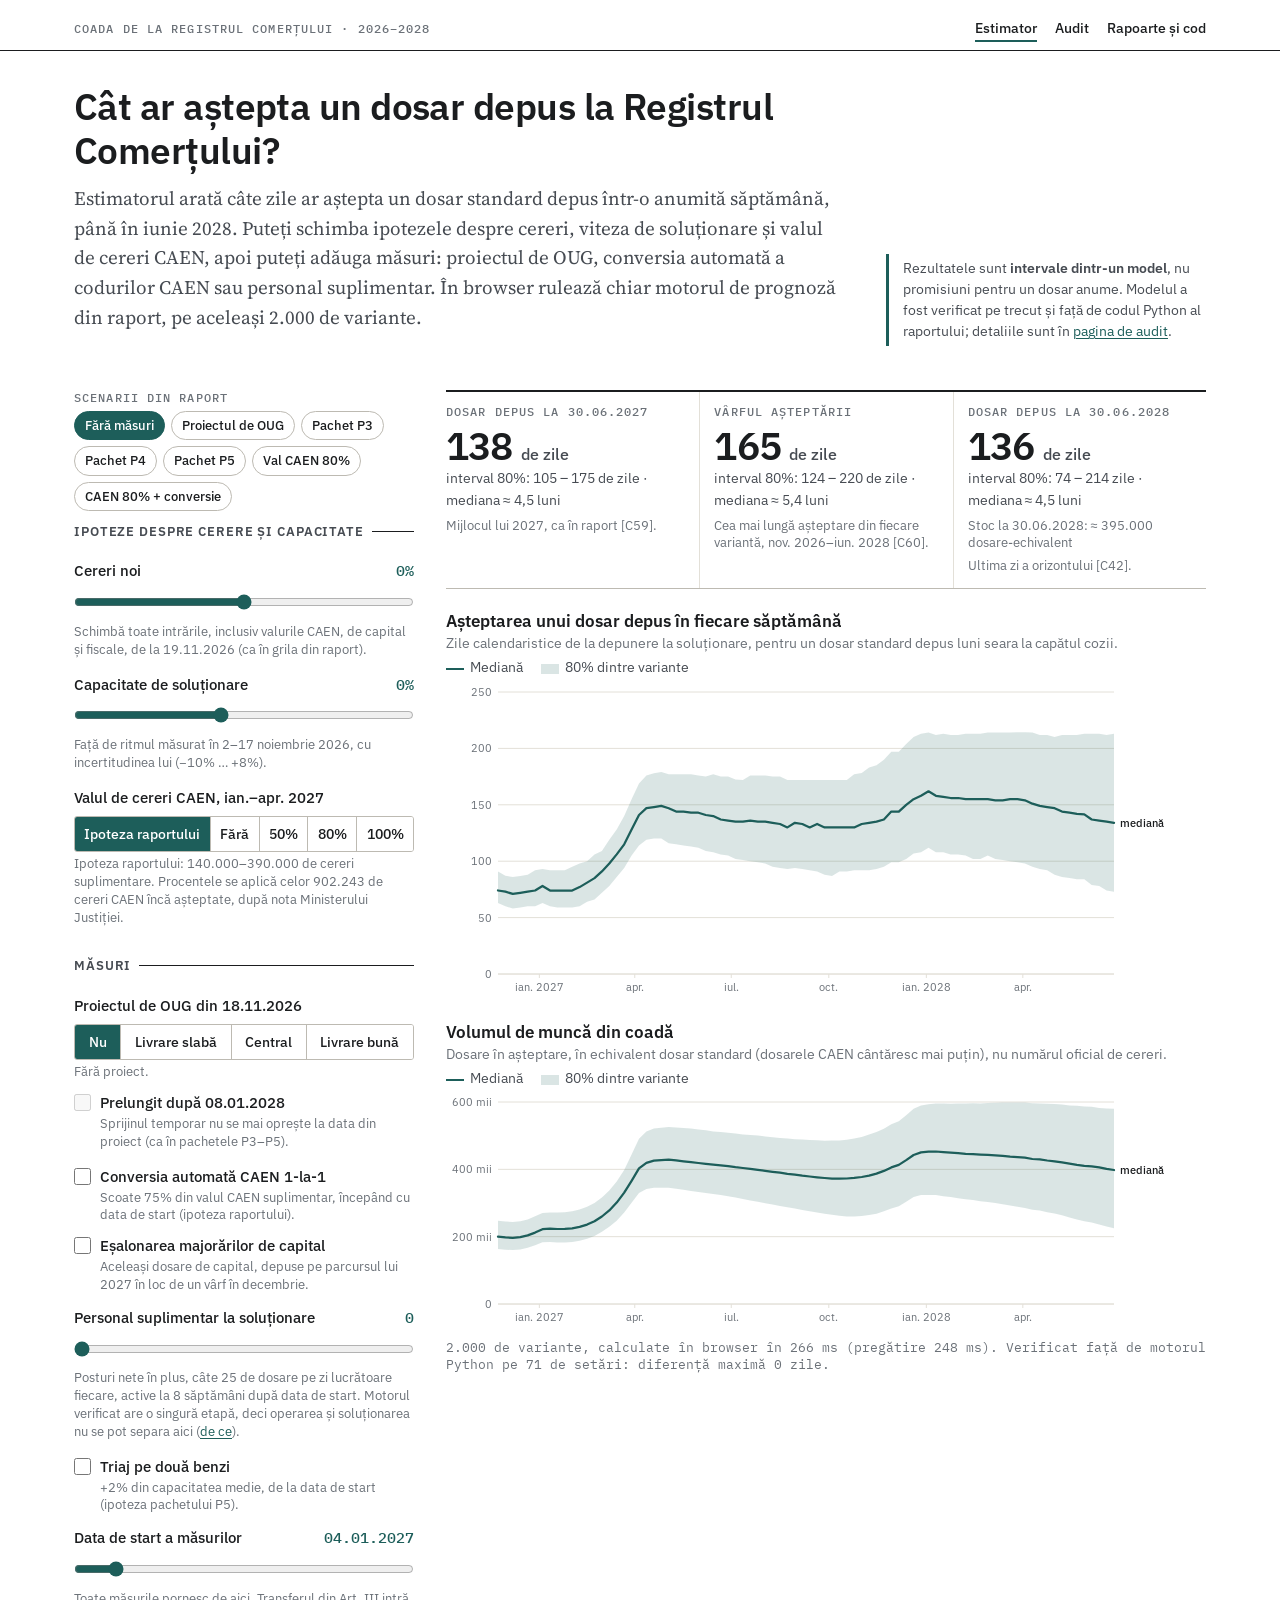
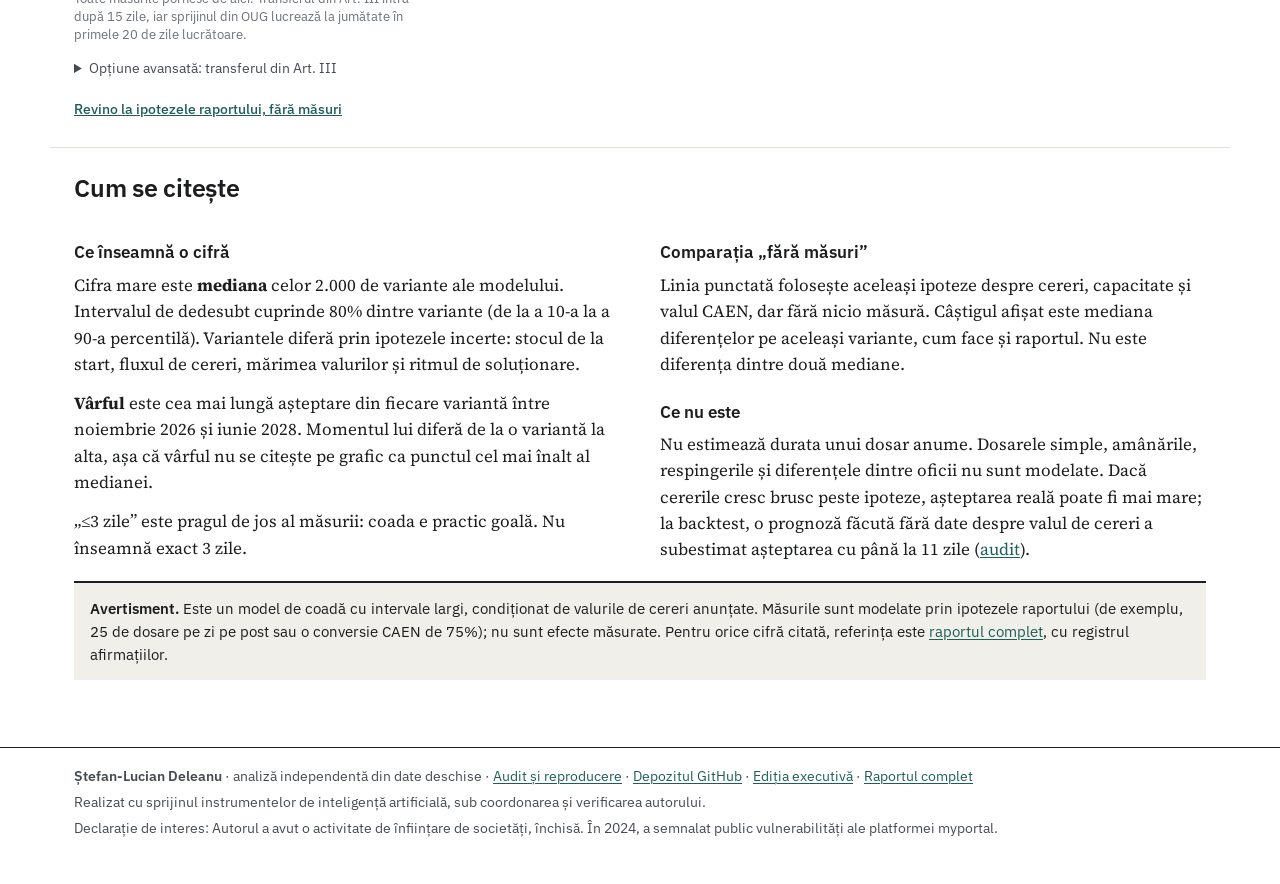
<file: index.html>
<!doctype html>
<html lang="ro">
<head>
<meta charset="utf-8">
<meta name="viewport" content="width=device-width, initial-scale=1">
<title>Estimator: așteptarea la Registrul Comerțului</title>
<meta name="description" content="Cât ar aștepta un dosar depus la Registrul Comerțului (ONRC) până în iunie 2028, în funcție de cereri, capacitate, valul CAEN și măsuri. Rulează în browser motorul de prognoză verificat al raportului.">
<link rel="stylesheet" href="css/site.css">
<link rel="icon" href="data:image/svg+xml,%3Csvg xmlns='http://www.w3.org/2000/svg' viewBox='0 0 16 16'%3E%3Crect width='16' height='16' fill='%231d5e5a'/%3E%3Cpath d='M3 12h10M3 9h7M3 6h4' stroke='%23fff' stroke-width='1.6'/%3E%3C/svg%3E">
</head>
<body>
<header class="top">
  <div class="wrap bar">
    <span class="kicker">Coada de la Registrul Comerțului · 2026–2028</span>
    <nav><a href="index.html" aria-current="page">Estimator</a><a href="audit.html">Audit</a><a href="https://github.com/Stefatorus/onrc-analiza-big-data-amanari">Rapoarte și cod</a></nav>
  </div>
</header>

<main>
<div class="wrap hero">
  <div>
    <h1>Cât ar aștepta un dosar depus la Registrul Comerțului?</h1>
    <p class="lede">Estimatorul arată câte zile ar aștepta un dosar standard depus într-o anumită săptămână, până în iunie 2028. Puteți schimba ipotezele despre cereri, viteza de soluționare și valul de cereri CAEN, apoi puteți adăuga măsuri: proiectul de OUG, conversia automată a codurilor CAEN sau personal suplimentar. În browser rulează chiar motorul de prognoză din raport, pe aceleași 2.000 de variante.</p>
  </div>
  <aside>Rezultatele sunt <strong>intervale dintr-un model</strong>, nu promisiuni pentru un dosar anume. Modelul a fost verificat pe trecut și față de codul Python al raportului; detaliile sunt în <a href="audit.html">pagina de audit</a>.</aside>
</div>

<section class="wrap" id="estimator" aria-label="Estimator">
  <div class="est">
    <form class="panel" id="controls" onsubmit="return false">
      <div class="kicker" style="margin-bottom:6px">Scenarii din raport</div>
      <div class="presets" id="presets"></div>

      <fieldset>
        <legend>Ipoteze despre cerere și capacitate</legend>
        <div class="ctl">
          <label class="lab" for="in_pct">Cereri noi <span class="val" id="in_pct_v"></span></label>
          <input type="range" id="in_pct" min="-30" max="30" step="1" value="0">
          <div class="hint">Schimbă toate intrările, inclusiv valurile CAEN, de capital și fiscale, de la 19.11.2026 (ca în grila din raport).</div>
        </div>
        <div class="ctl">
          <label class="lab" for="cap_pct">Capacitate de soluționare <span class="val" id="cap_pct_v"></span></label>
          <input type="range" id="cap_pct" min="-30" max="40" step="1" value="0">
          <div class="hint">Față de ritmul măsurat în 2–17 noiembrie 2026, cu incertitudinea lui (−10% … +8%).</div>
        </div>
        <div class="ctl">
          <span class="lab">Valul de cereri CAEN, ian.–apr. 2027</span>
          <div class="seg" id="caen" role="group" aria-label="Valul CAEN">
            <button type="button" data-v="motor">Ipoteza raportului</button>
            <button type="button" data-v="0">Fără</button>
            <button type="button" data-v="0.5">50%</button>
            <button type="button" data-v="0.8">80%</button>
            <button type="button" data-v="1">100%</button>
          </div>
          <div class="hint" id="caen_hint">Ipoteza raportului: 140.000–390.000 de cereri suplimentare. Procentele se aplică celor 902.243 de cereri CAEN încă așteptate, după nota Ministerului Justiției.</div>
        </div>
      </fieldset>

      <fieldset>
        <legend>Măsuri</legend>
        <div class="ctl">
          <span class="lab">Proiectul de OUG din 18.11.2026</span>
          <div class="seg" id="oug" role="group" aria-label="Proiectul de OUG">
            <button type="button" data-v="none">Nu</button>
            <button type="button" data-v="redus">Livrare slabă</button>
            <button type="button" data-v="central">Central</button>
            <button type="button" data-v="ridicat">Livrare bună</button>
          </div>
          <div class="hint" id="oug_hint"></div>
          <label class="chk"><input type="checkbox" id="oug_extended"><span>Prelungit după 08.01.2028<small>Sprijinul temporar nu se mai oprește la data din proiect (ca în pachetele P3–P5).</small></span></label>
        </div>
        <label class="chk"><input type="checkbox" id="caen_auto"><span>Conversia automată CAEN 1-la-1<small>Scoate 75% din valul CAEN suplimentar, începând cu data de start (ipoteza raportului).</small></span></label>
        <label class="chk"><input type="checkbox" id="stagger"><span>Eșalonarea majorărilor de capital<small>Aceleași dosare de capital, depuse pe parcursul lui 2027 în loc de un vârf în decembrie.</small></span></label>
        <div class="ctl">
          <label class="lab" for="staff_fte">Personal suplimentar la soluționare <span class="val" id="staff_fte_v"></span></label>
          <input type="range" id="staff_fte" min="0" max="120" step="5" value="0">
          <div class="hint">Posturi nete în plus, câte 25 de dosare pe zi lucrătoare fiecare, active la 8 săptămâni după data de start. Motorul verificat are o singură etapă, deci operarea și soluționarea nu se pot separa aici (<a href="audit.html#etape">de ce</a>).</div>
        </div>
        <label class="chk"><input type="checkbox" id="triage"><span>Triaj pe două benzi<small>+2% din capacitatea medie, de la data de start (ipoteza pachetului P5).</small></span></label>
        <div class="ctl">
          <label class="lab" for="start">Data de start a măsurilor <span class="val" id="start_v"></span></label>
          <input type="range" id="start" min="0" max="57" step="1" value="6">
          <div class="hint">Toate măsurile pornesc de aici. Transferul din Art. III intră după 15 zile, iar sprijinul din OUG lucrează la jumătate în primele 20 de zile lucrătoare.</div>
        </div>
        <details class="adv">
          <summary>Opțiune avansată: transferul din Art. III</summary>
          <select id="art3" aria-label="Transfer Art. III">
            <option value="">Implicit pentru varianta de OUG aleasă</option>
            <option value="0">0%</option>
            <option value="0.25">25% din munca de dizolvare ANAF</option>
            <option value="0.3">30% (pachetele P3–P5)</option>
            <option value="0.5">50%</option>
          </select>
        </details>
      </fieldset>
      <button type="button" id="reset" class="linkbtn">Revino la ipotezele raportului, fără măsuri</button>
    </form>

    <div id="results" aria-live="polite">
      <div class="tiles" id="tiles"></div>
      <div id="warn"></div>
      <div class="chart" id="chart_wait">
        <h3>Așteptarea unui dosar depus în fiecare săptămână</h3>
        <div class="sub">Zile calendaristice de la depunere la soluționare, pentru un dosar standard depus luni seara la capătul cozii.</div>
        <div class="legend" id="legend_wait"></div>
        <svg id="svg_wait" viewBox="0 0 760 330" role="img" aria-label="Grafic: așteptarea pe săptămâni"></svg>
        <div class="tip" id="tip_wait"></div>
      </div>
      <div class="chart" id="chart_stock">
        <h3>Volumul de muncă din coadă</h3>
        <div class="sub">Dosare în așteptare, în echivalent dosar standard (dosarele CAEN cântăresc mai puțin), nu numărul oficial de cereri.</div>
        <div class="legend" id="legend_stock"></div>
        <svg id="svg_stock" viewBox="0 0 760 250" role="img" aria-label="Grafic: stocul de dosare"></svg>
        <div class="tip" id="tip_stock"></div>
      </div>
      <div class="status" id="status">Se încarcă motorul…</div>
    </div>
  </div>
</section>

<section class="wrap" id="citire">
  <h2>Cum se citește</h2>
  <div class="cols">
    <div>
      <h3>Ce înseamnă o cifră</h3>
      <p>Cifra mare este <strong>mediana</strong> celor 2.000 de variante ale modelului. Intervalul de dedesubt cuprinde 80% dintre variante (de la a 10-a la a 90-a percentilă). Variantele diferă prin ipotezele incerte: stocul de la start, fluxul de cereri, mărimea valurilor și ritmul de soluționare.</p>
      <p><strong>Vârful</strong> este cea mai lungă așteptare din fiecare variantă între noiembrie 2026 și iunie 2028. Momentul lui diferă de la o variantă la alta, așa că vârful nu se citește pe grafic ca punctul cel mai înalt al medianei.</p>
      <p>„≤3 zile” este pragul de jos al măsurii: coada e practic goală. Nu înseamnă exact 3 zile.</p>
    </div>
    <div>
      <h3>Comparația „fără măsuri”</h3>
      <p>Linia punctată folosește aceleași ipoteze despre cereri, capacitate și valul CAEN, dar fără nicio măsură. Câștigul afișat este mediana diferențelor pe aceleași variante, cum face și raportul. Nu este diferența dintre două mediane.</p>
      <h3>Ce nu este</h3>
      <p>Nu estimează durata unui dosar anume. Dosarele simple, amânările, respingerile și diferențele dintre oficii nu sunt modelate. Dacă cererile cresc brusc peste ipoteze, așteptarea reală poate fi mai mare; la backtest, o prognoză făcută fără date despre valul de cereri a subestimat așteptarea cu până la 11 zile (<a href="audit.html#backtest">audit</a>).</p>
    </div>
  </div>
  <p class="box" style="margin-top:18px"><strong>Avertisment.</strong> Este un model de coadă cu intervale largi, condiționat de valurile de cereri anunțate. Măsurile sunt modelate prin ipotezele raportului (de exemplu, 25 de dosare pe zi pe post sau o conversie CAEN de 75%); nu sunt efecte măsurate. Pentru orice cifră citată, referința este <a href="https://github.com/Stefatorus/onrc-analiza-big-data-amanari/blob/main/reports/actuale/Raport_ONRC_Coada_2026-11_COMPLET.pdf">raportul complet</a>, cu registrul afirmațiilor.</p>
</section>
</main>

<div id="mini" aria-hidden="true"></div>
<footer>
  <div class="wrap">
    <p><strong>Ștefan-Lucian Deleanu</strong> · analiză independentă din date deschise · <a href="audit.html">Audit și reproducere</a> · <a href="https://github.com/Stefatorus/onrc-analiza-big-data-amanari">Depozitul GitHub</a> · <a href="https://github.com/Stefatorus/onrc-analiza-big-data-amanari/blob/main/reports/actuale/Raport_ONRC_Coada_2026-11_EXECUTIV.pdf">Ediția executivă</a> · <a href="https://github.com/Stefatorus/onrc-analiza-big-data-amanari/blob/main/reports/actuale/Raport_ONRC_Coada_2026-11_COMPLET.pdf">Raportul complet</a></p>
    <p>Realizat cu sprijinul instrumentelor de inteligență artificială, sub coordonarea și verificarea autorului.</p>
    <p>Declarație de interes: Autorul a avut o activitate de înființare de societăți, închisă. În 2024, a semnalat public vulnerabilități ale platformei myportal.</p>
  </div>
</footer>

<script src="data/engine_inputs.js"></script>
<script src="data/verify_summary.js"></script>
<script src="js/engine.js"></script>
<script src="js/charts.js"></script>
<script src="js/app.js"></script>
</body>
</html>
</file>
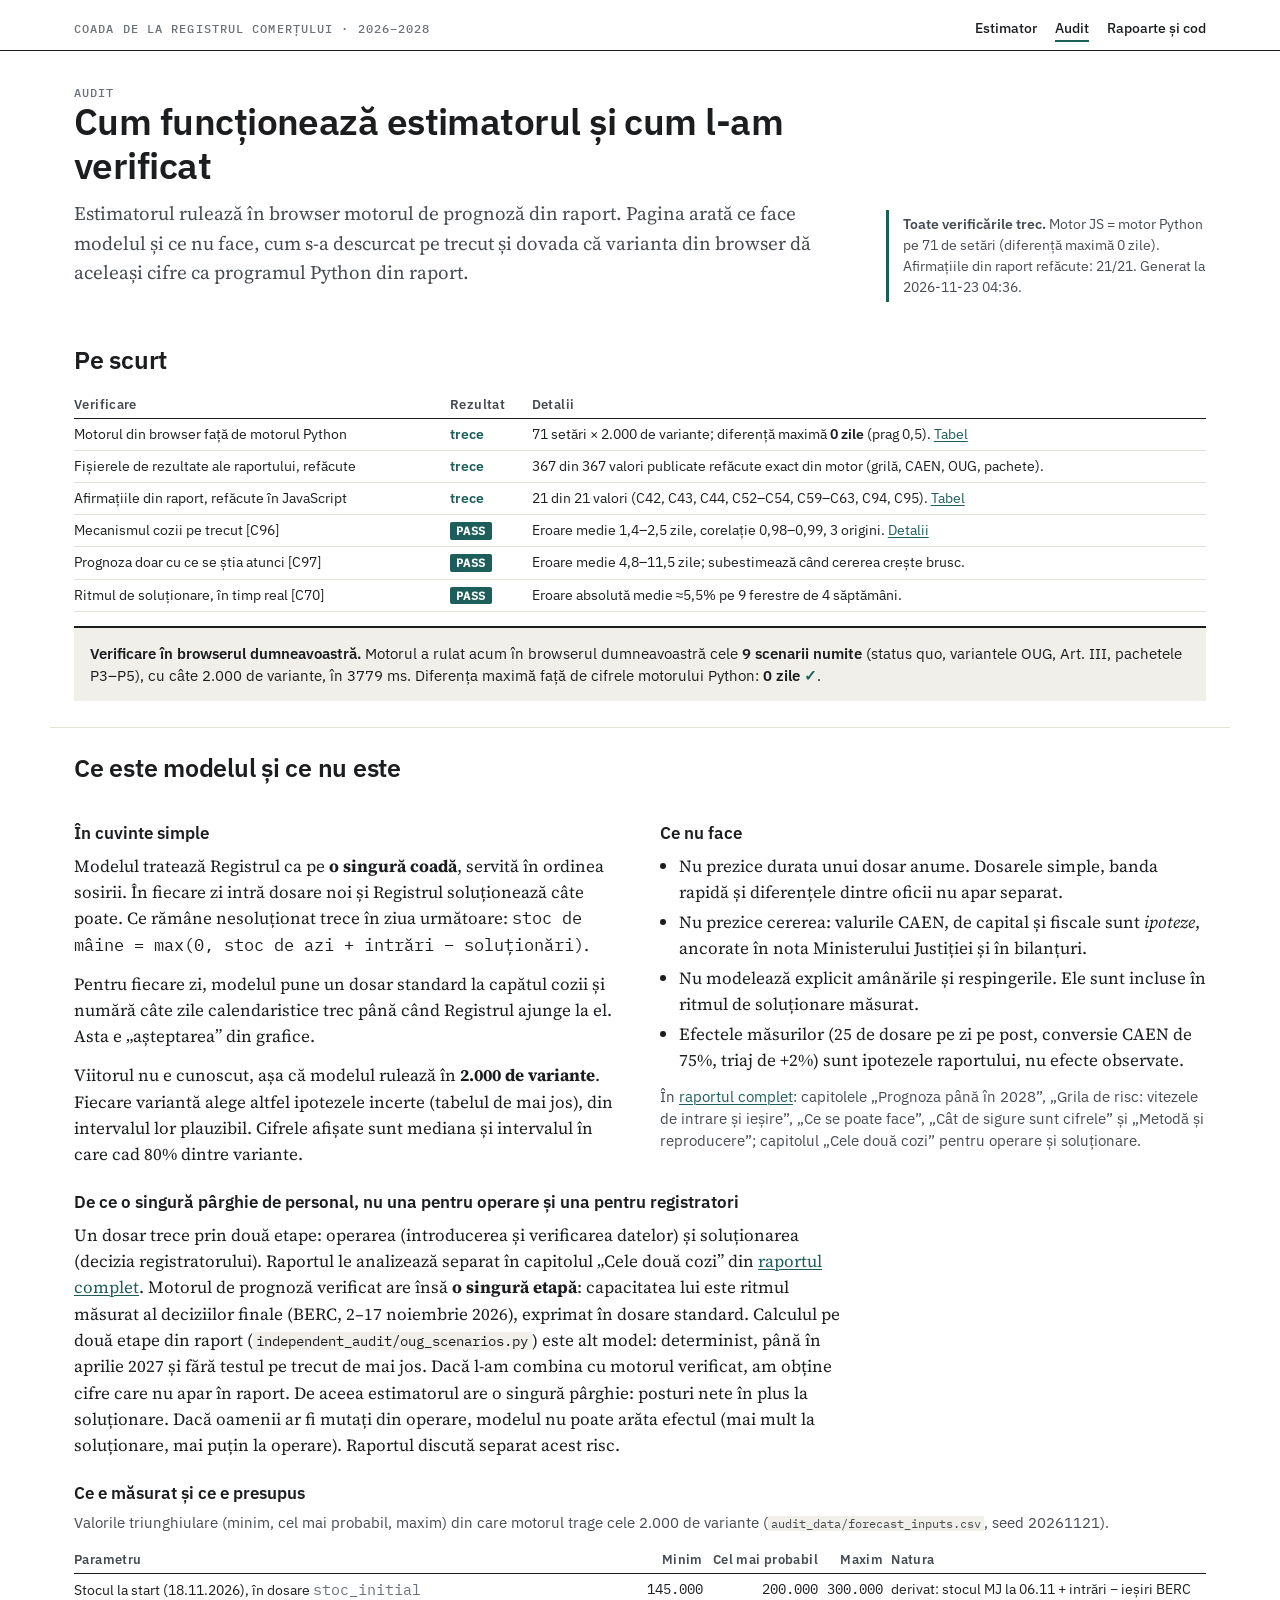
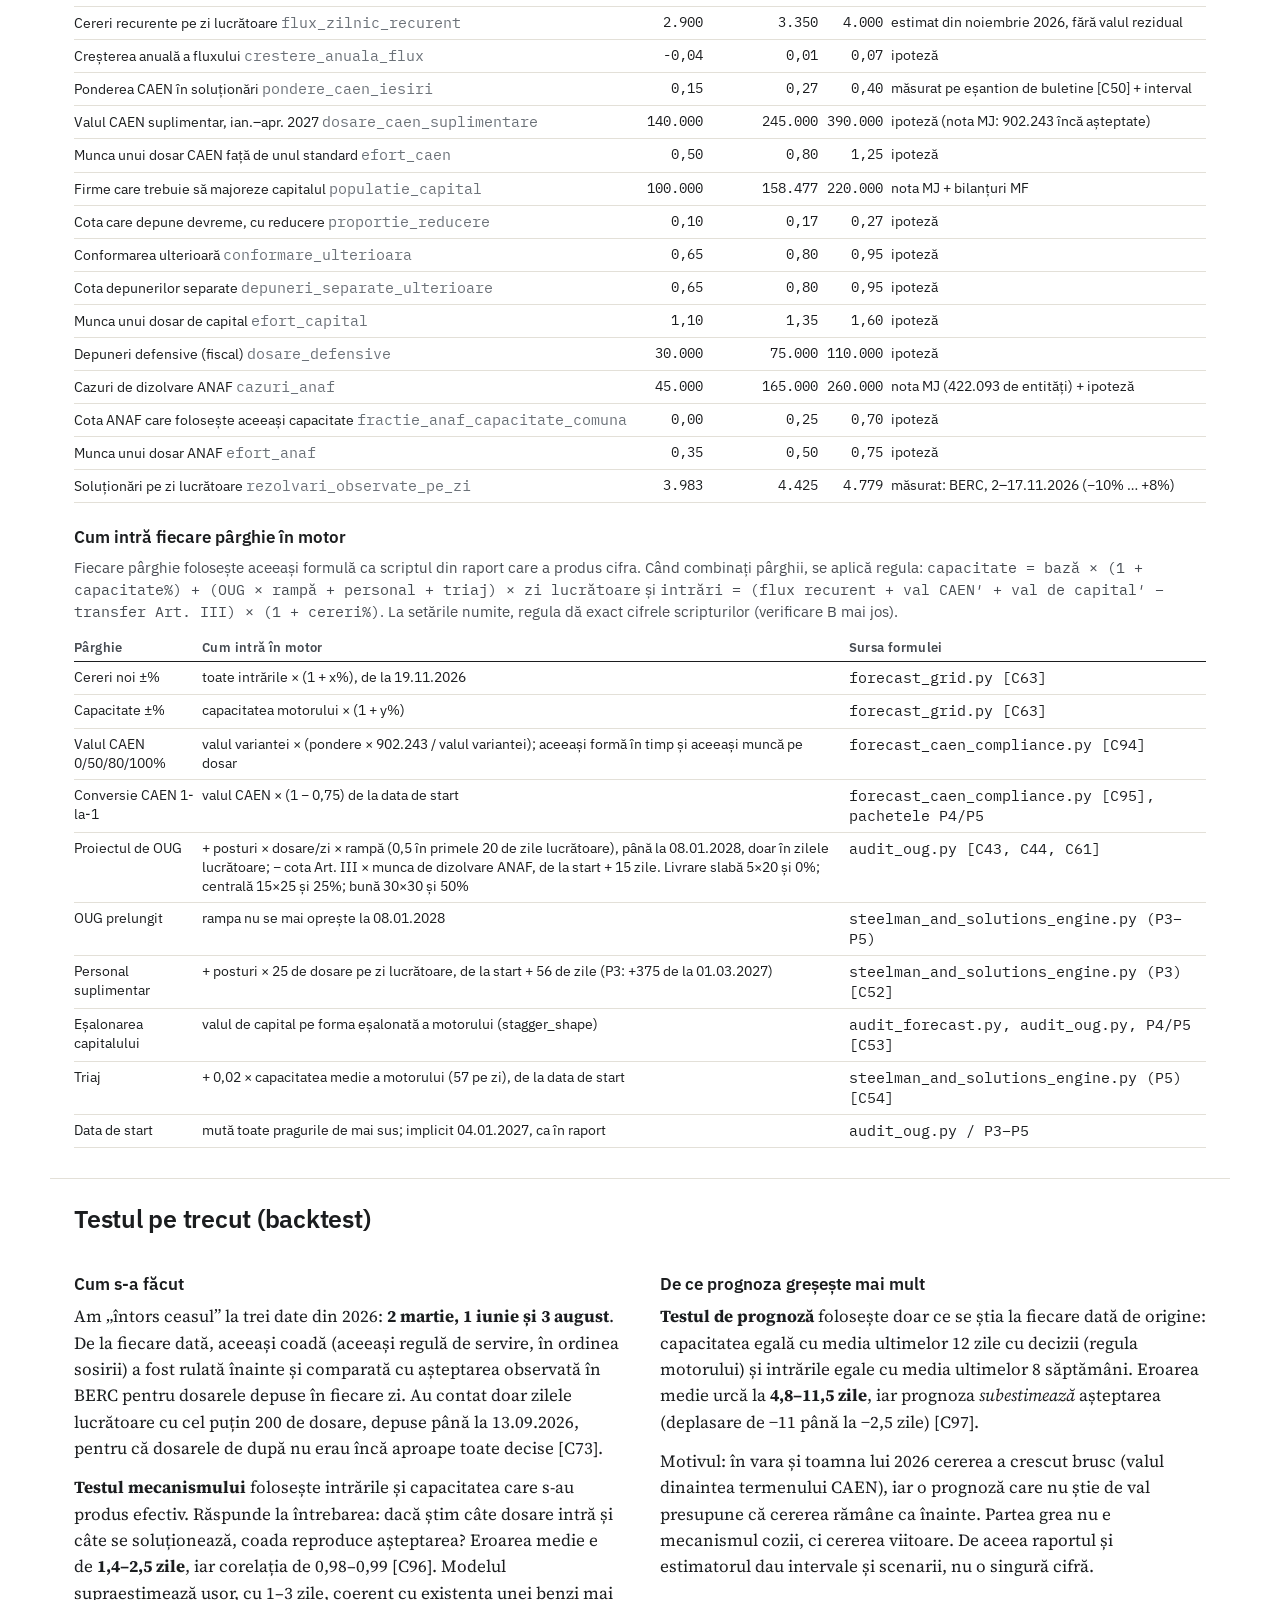
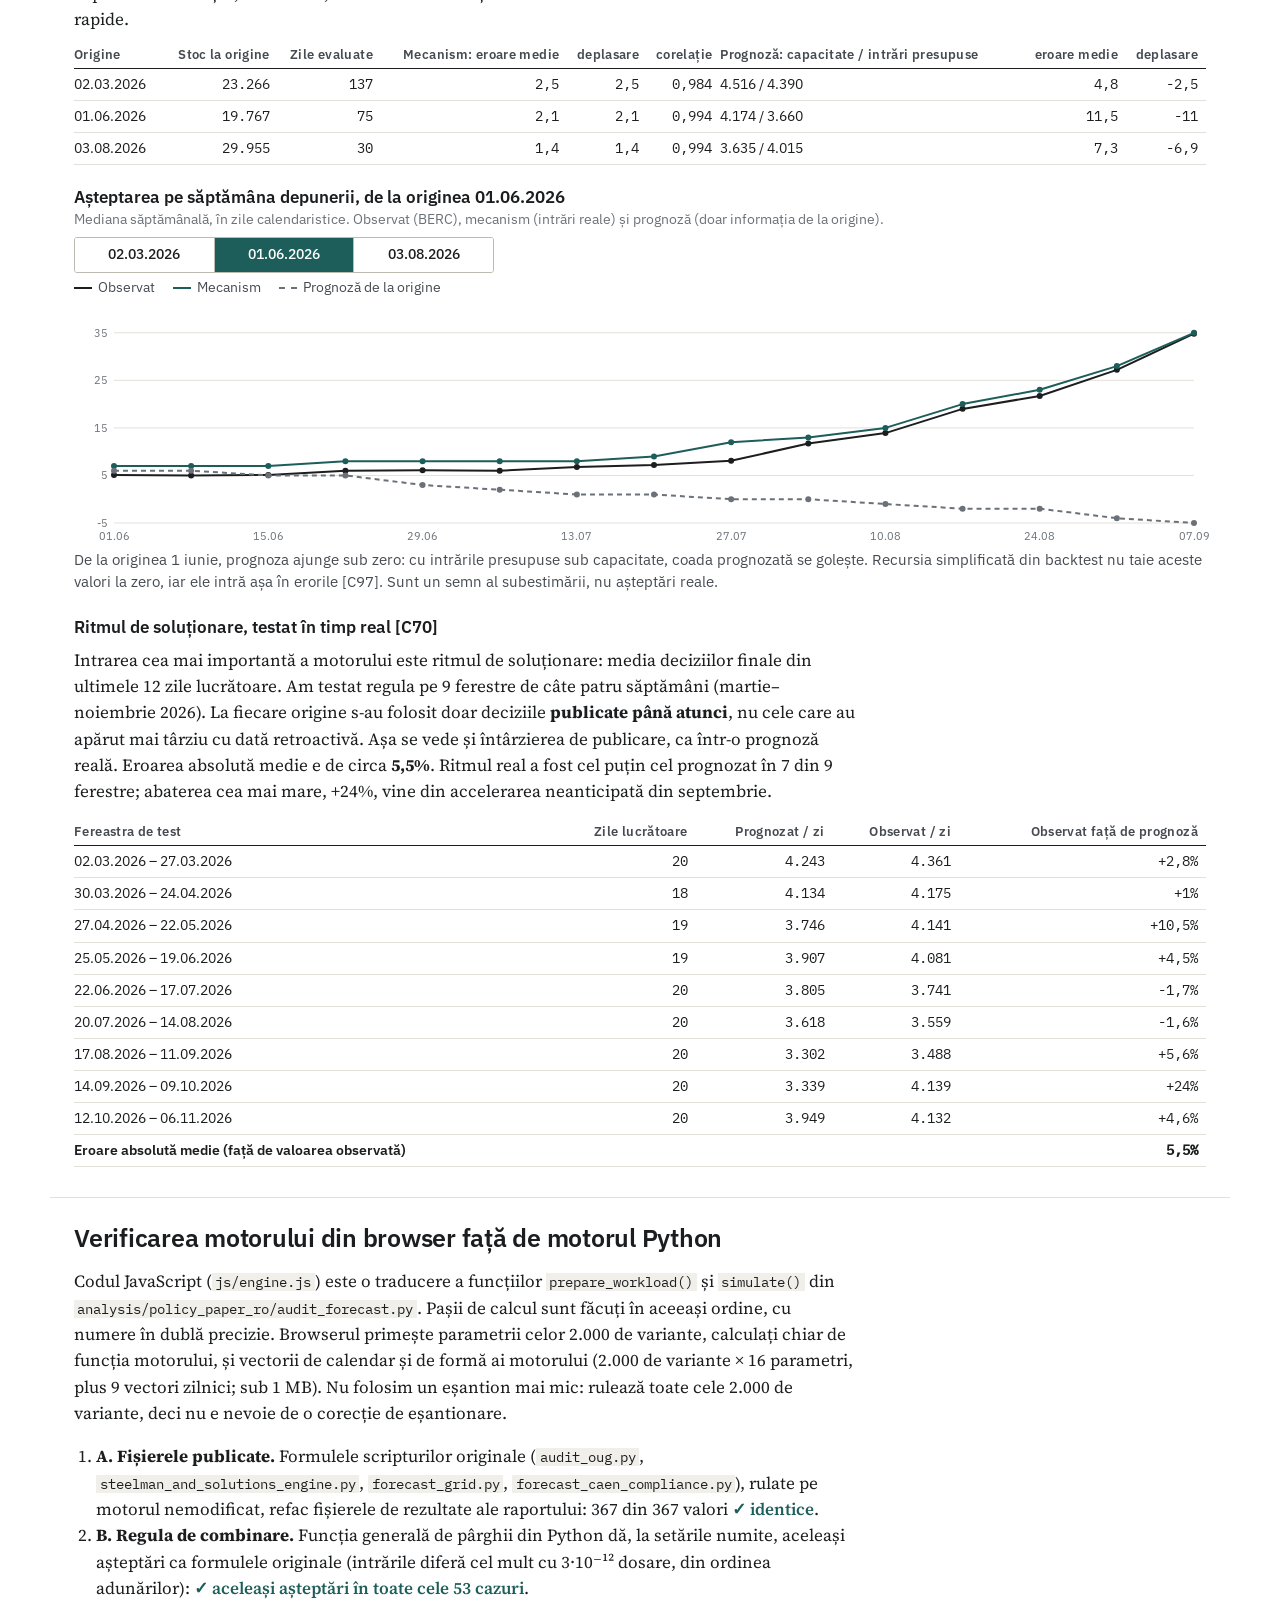
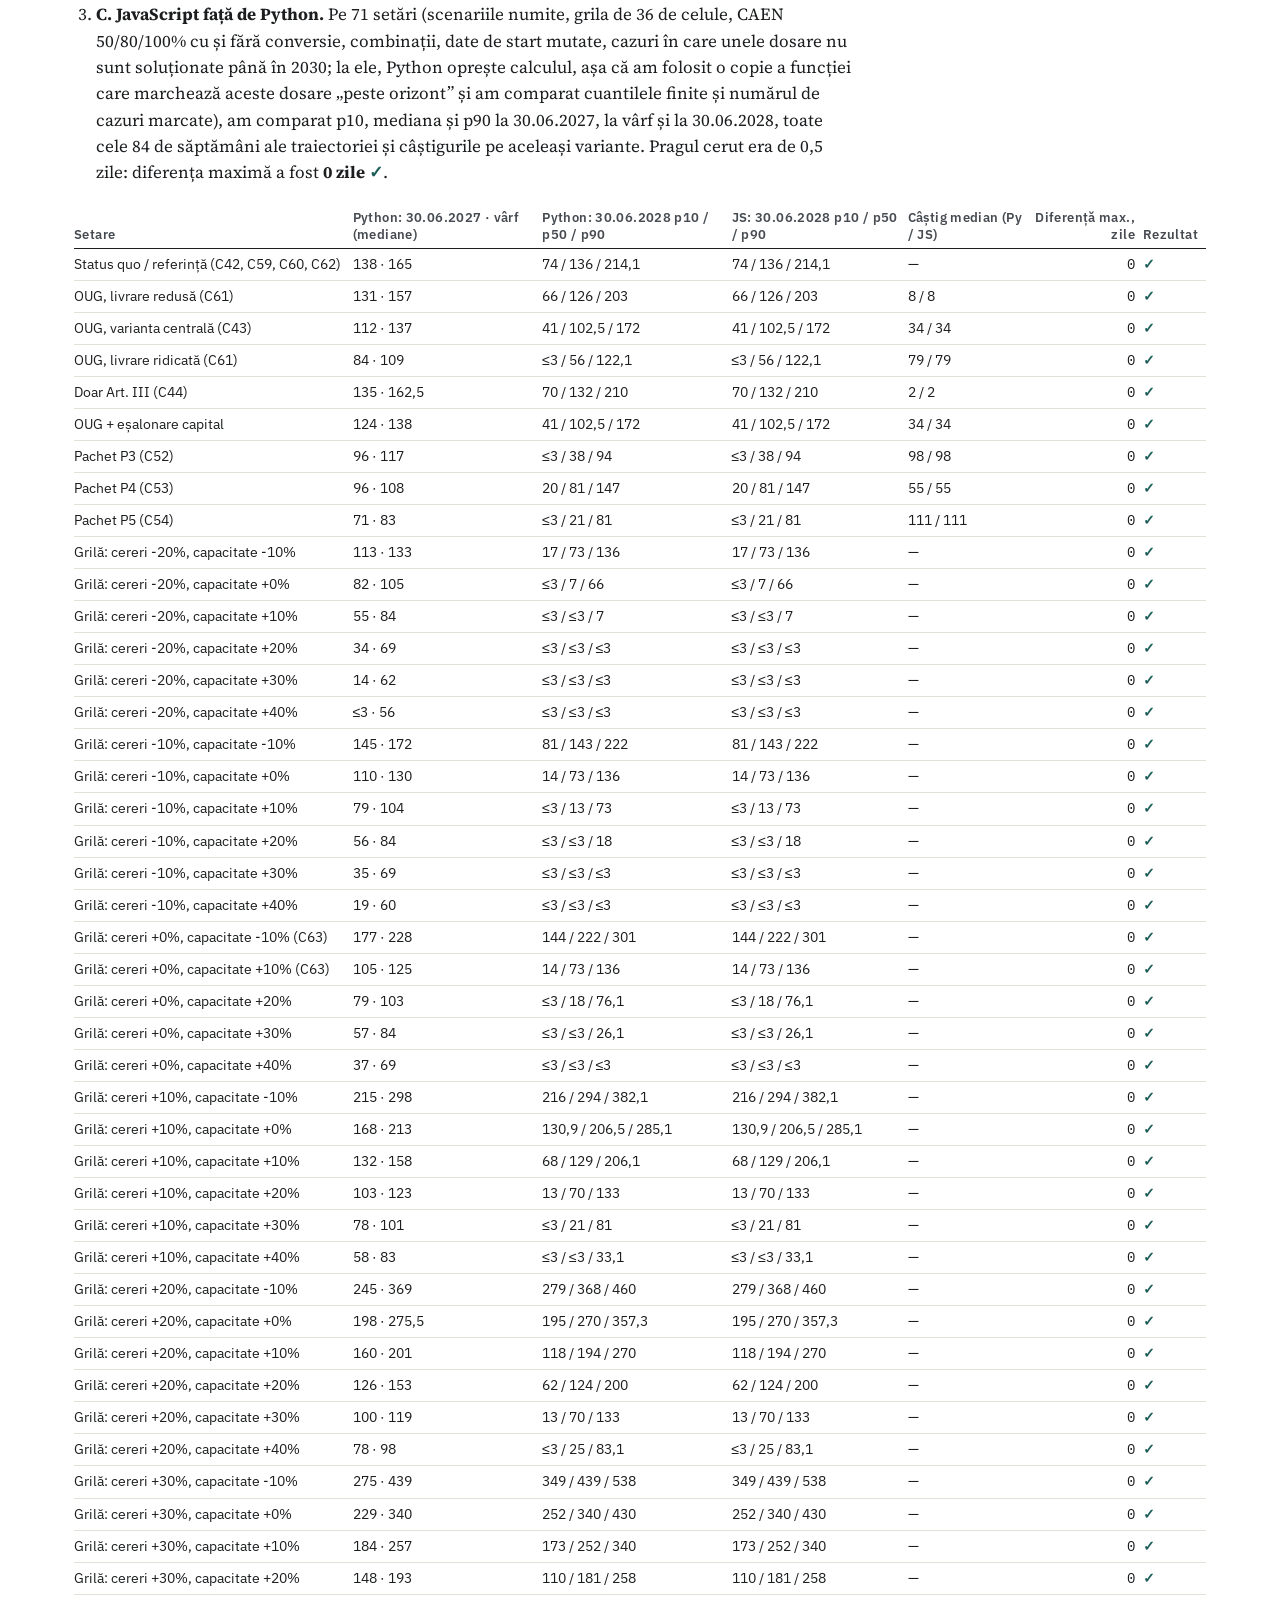
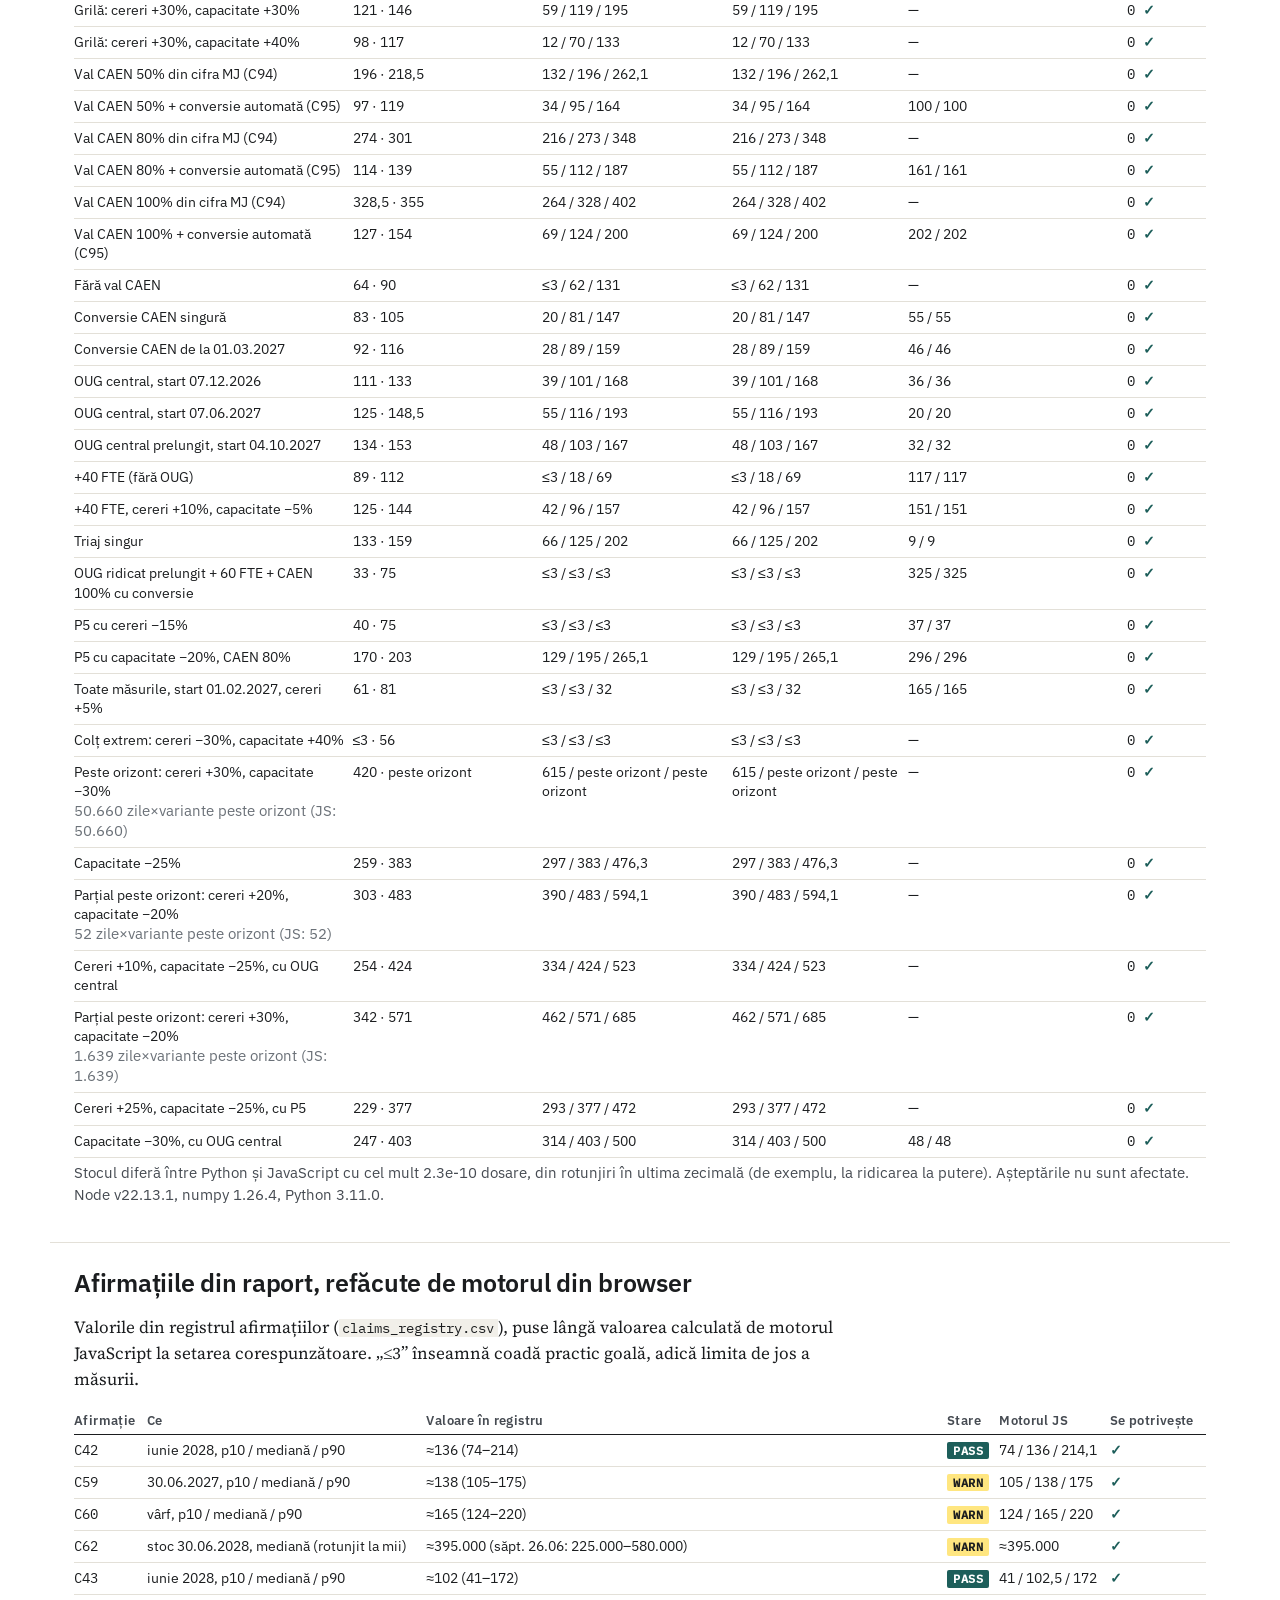
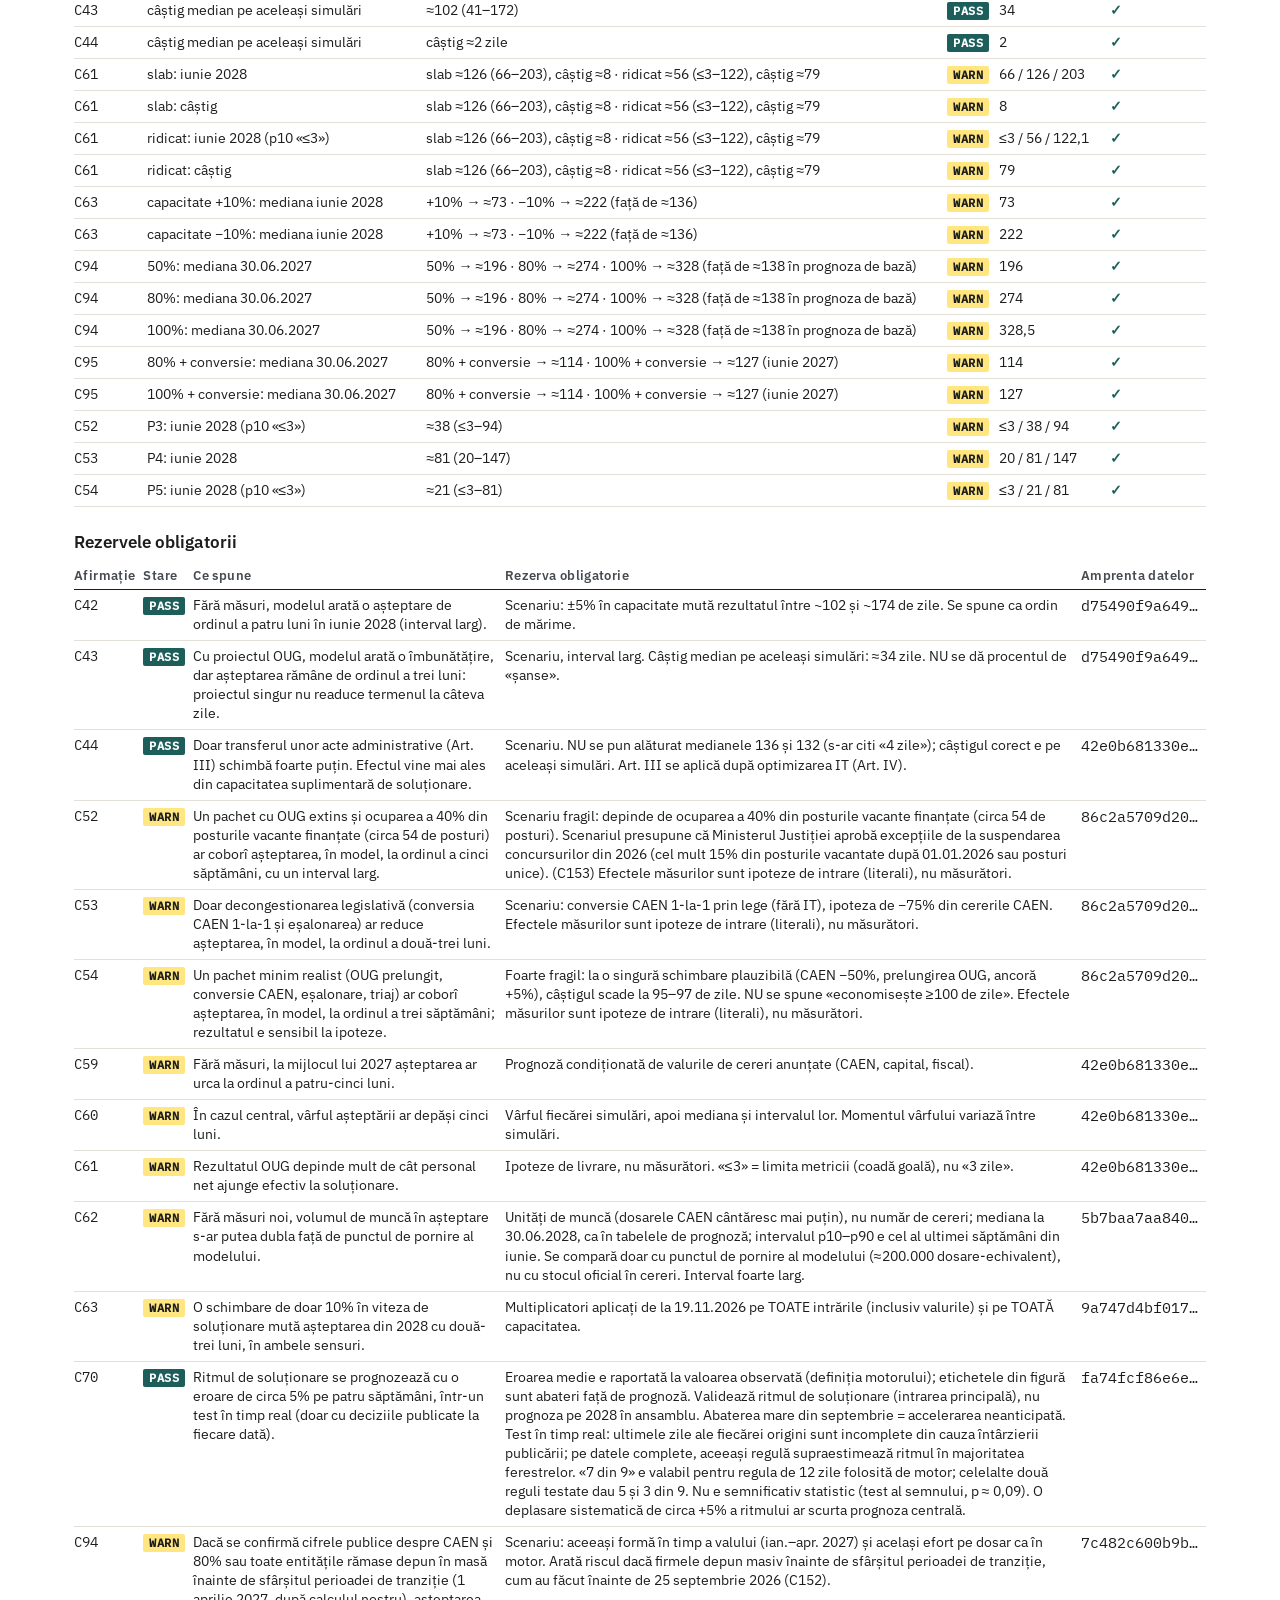
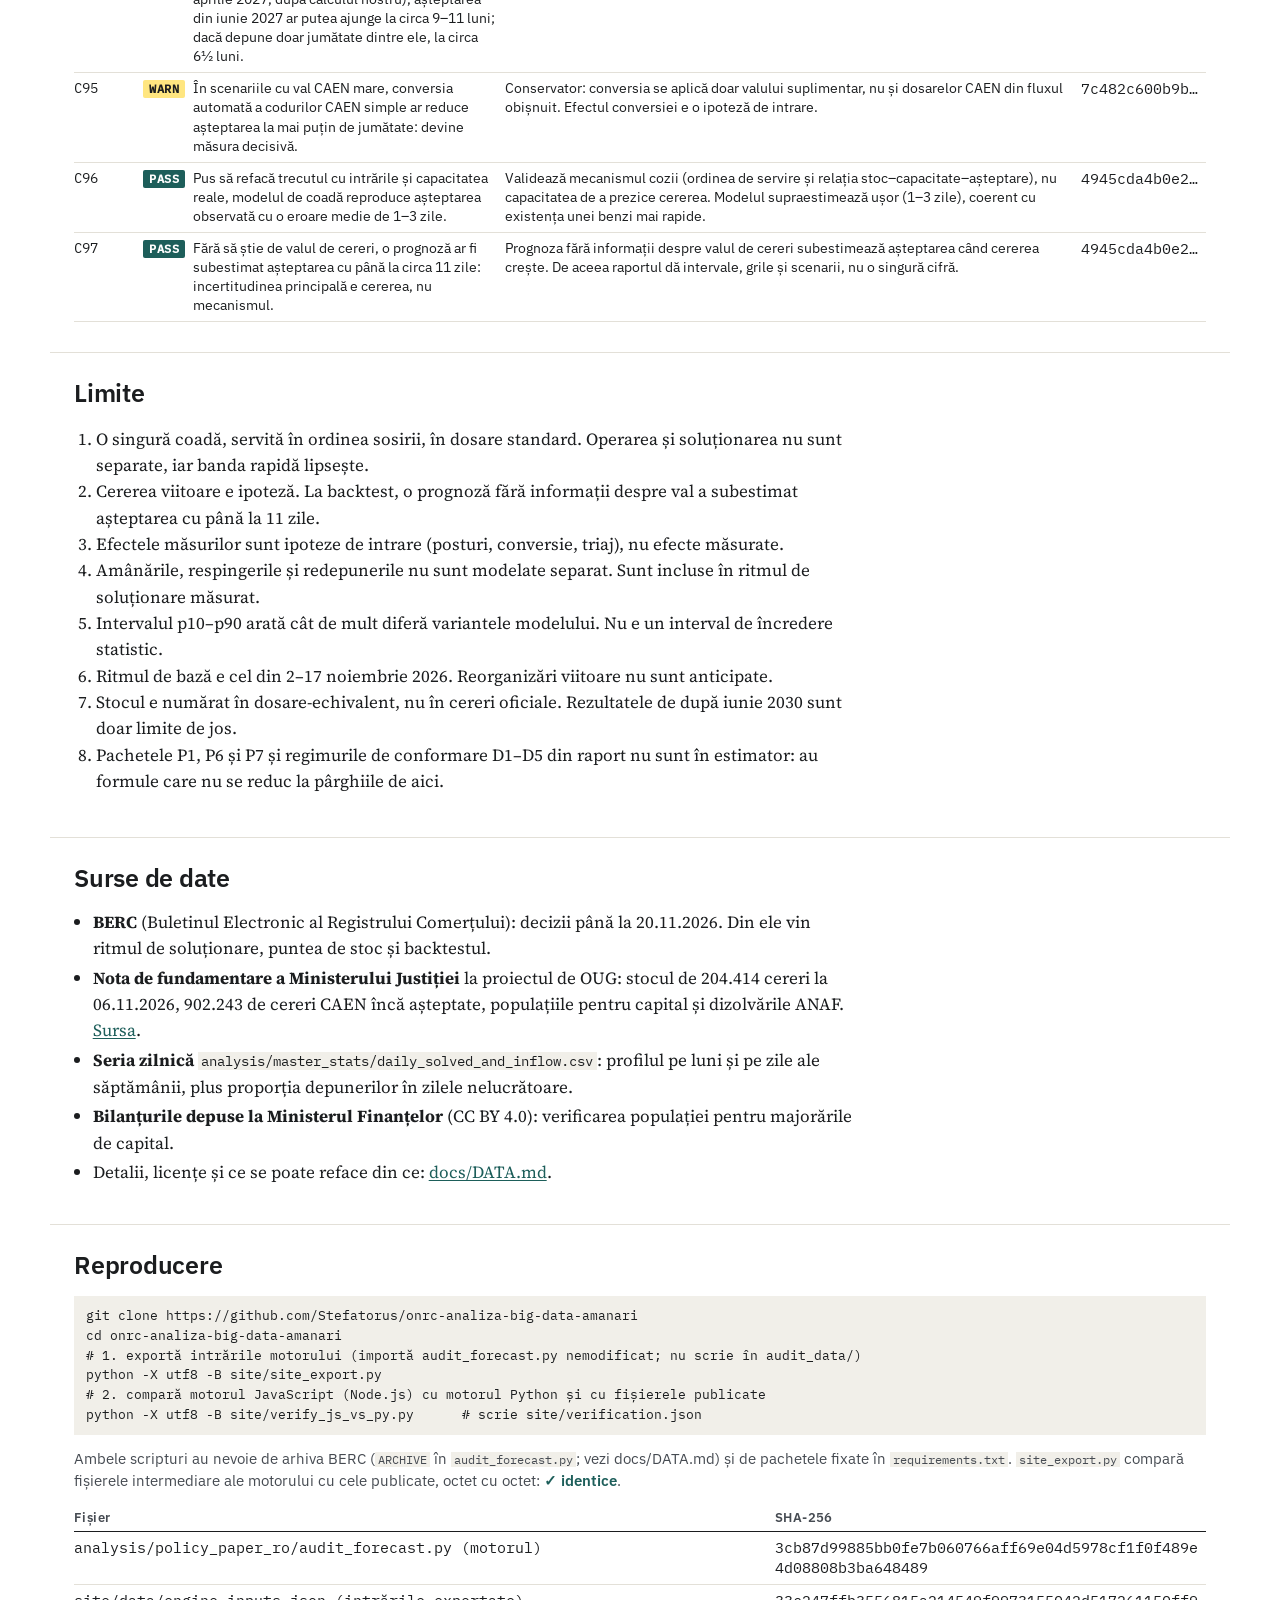
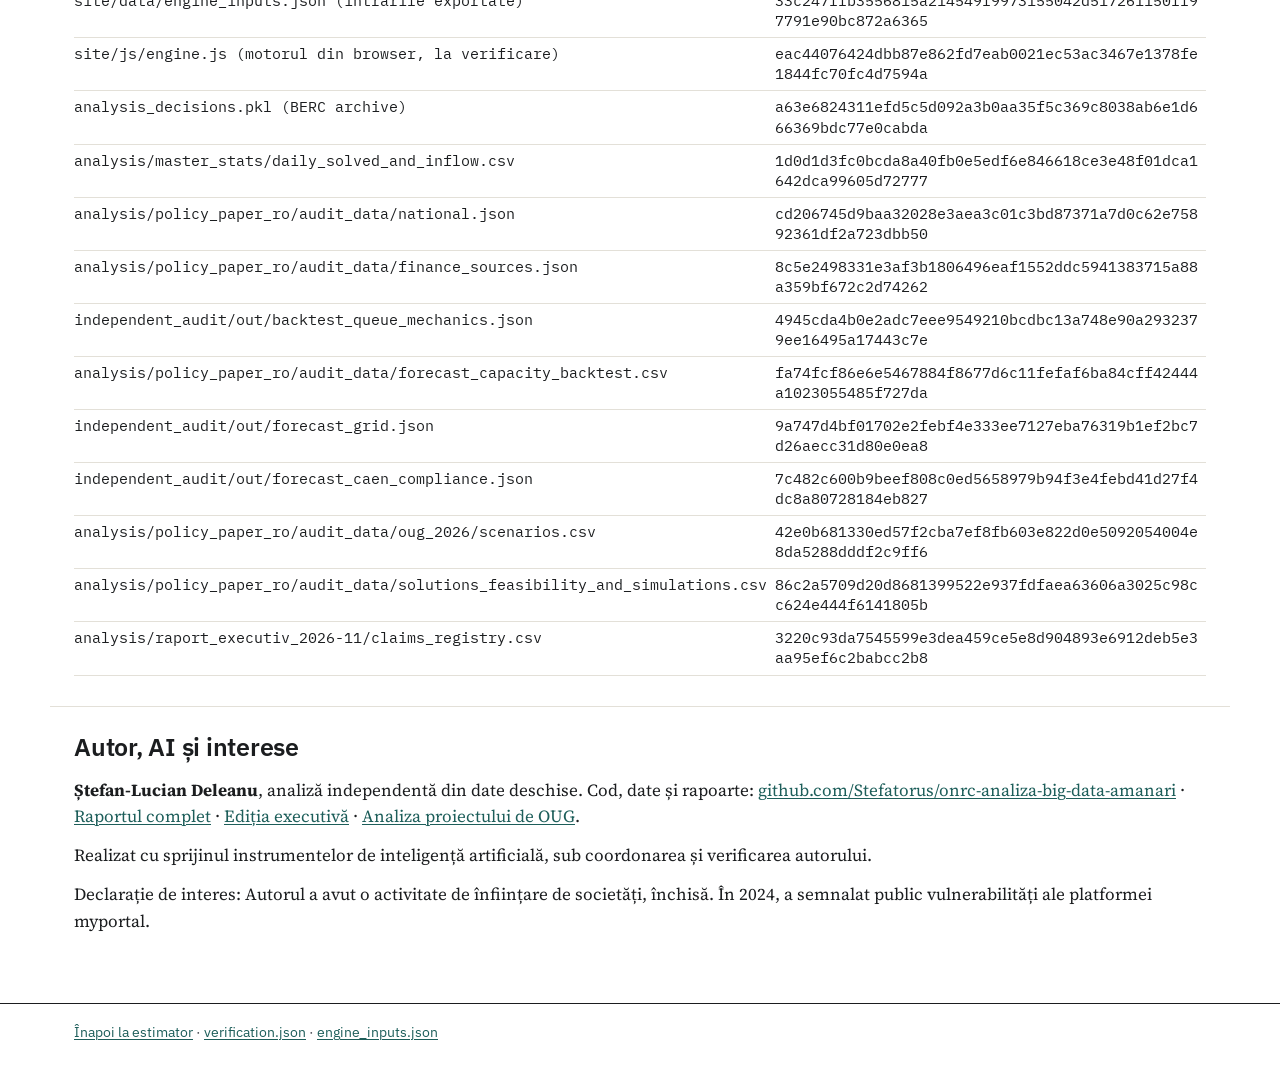
<file: audit.html>
<!doctype html>
<html lang="ro">
<head>
<meta charset="utf-8">
<meta name="viewport" content="width=device-width, initial-scale=1">
<title>Auditul estimatorului ONRC</title>
<meta name="description" content="Cum funcționează estimatorul, cum a fost testat pe trecut și dovada că motorul din browser dă aceleași rezultate ca motorul Python al raportului.">
<link rel="stylesheet" href="css/site.css">
<link rel="icon" href="data:image/svg+xml,%3Csvg xmlns='http://www.w3.org/2000/svg' viewBox='0 0 16 16'%3E%3Crect width='16' height='16' fill='%231d5e5a'/%3E%3Cpath d='M3 12h10M3 9h7M3 6h4' stroke='%23fff' stroke-width='1.6'/%3E%3C/svg%3E">
</head>
<body>
<header class="top">
  <div class="wrap bar">
    <span class="kicker">Coada de la Registrul Comerțului · 2026–2028</span>
    <nav><a href="index.html">Estimator</a><a href="audit.html" aria-current="page">Audit</a><a href="https://github.com/Stefatorus/onrc-analiza-big-data-amanari">Rapoarte și cod</a></nav>
  </div>
</header>

<main>
<div class="wrap hero">
  <div>
    <div class="kicker">Audit</div>
    <h1>Cum funcționează estimatorul și cum l-am verificat</h1>
    <p class="lede">Estimatorul rulează în browser motorul de prognoză din raport. Pagina arată ce face modelul și ce nu face, cum s-a descurcat pe trecut și dovada că varianta din browser dă aceleași cifre ca programul Python din raport.</p>
  </div>
  <aside id="summary">Se încarcă rezultatele verificării…</aside>
</div>

<section class="wrap" id="pe-scurt">
  <h2>Pe scurt</h2>
  <div class="tablewrap"><table id="t_summary"></table></div>
  <div class="box" style="margin-top:14px" id="live">
    <strong>Verificare în browserul dumneavoastră.</strong> <span id="live_txt">Pagina rulează acum motorul pe scenariile numite din raport și compară rezultatul cu cifrele motorului Python…</span>
  </div>
</section>

<section class="wrap" id="model">
  <h2>Ce este modelul și ce nu este</h2>
  <div class="cols">
    <div>
      <h3>În cuvinte simple</h3>
      <p>Modelul tratează Registrul ca pe <strong>o singură coadă</strong>, servită în ordinea sosirii. În fiecare zi intră dosare noi și Registrul soluționează câte poate. Ce rămâne nesoluționat trece în ziua următoare: <span class="mono">stoc de mâine = max(0, stoc de azi + intrări − soluționări)</span>.</p>
      <p>Pentru fiecare zi, modelul pune un dosar standard la capătul cozii și numără câte zile calendaristice trec până când Registrul ajunge la el. Asta e „așteptarea” din grafice.</p>
      <p>Viitorul nu e cunoscut, așa că modelul rulează în <strong>2.000 de variante</strong>. Fiecare variantă alege altfel ipotezele incerte (tabelul de mai jos), din intervalul lor plauzibil. Cifrele afișate sunt mediana și intervalul în care cad 80% dintre variante.</p>
    </div>
    <div>
      <h3>Ce nu face</h3>
      <ul class="tight">
        <li>Nu prezice durata unui dosar anume. Dosarele simple, banda rapidă și diferențele dintre oficii nu apar separat.</li>
        <li>Nu prezice cererea: valurile CAEN, de capital și fiscale sunt <em>ipoteze</em>, ancorate în nota Ministerului Justiției și în bilanțuri.</li>
        <li>Nu modelează explicit amânările și respingerile. Ele sunt incluse în ritmul de soluționare măsurat.</li>
        <li>Efectele măsurilor (25 de dosare pe zi pe post, conversie CAEN de 75%, triaj de +2%) sunt ipotezele raportului, nu efecte observate.</li>
      </ul>
      <p class="note">În <a href="https://github.com/Stefatorus/onrc-analiza-big-data-amanari/blob/main/reports/actuale/Raport_ONRC_Coada_2026-11_COMPLET.pdf">raportul complet</a>: capitolele „Prognoza până în 2028”, „Grila de risc: vitezele de intrare și ieșire”, „Ce se poate face”, „Cât de sigure sunt cifrele” și „Metodă și reproducere”; capitolul „Cele două cozi” pentru operare și soluționare.</p>
    </div>
  </div>

  <h3 id="etape">De ce o singură pârghie de personal, nu una pentru operare și una pentru registratori</h3>
  <p class="prose">Un dosar trece prin două etape: operarea (introducerea și verificarea datelor) și soluționarea (decizia registratorului). Raportul le analizează separat în capitolul „Cele două cozi” din <a href="https://github.com/Stefatorus/onrc-analiza-big-data-amanari/blob/main/reports/actuale/Raport_ONRC_Coada_2026-11_COMPLET.pdf">raportul complet</a>. Motorul de prognoză verificat are însă <strong>o singură etapă</strong>: capacitatea lui este ritmul măsurat al deciziilor finale (BERC, 2–17 noiembrie 2026), exprimat în dosare standard. Calculul pe două etape din raport (<code>independent_audit/oug_scenarios.py</code>) este alt model: determinist, până în aprilie 2027 și fără testul pe trecut de mai jos. Dacă l-am combina cu motorul verificat, am obține cifre care nu apar în raport. De aceea estimatorul are o singură pârghie: posturi nete în plus la soluționare. Dacă oamenii ar fi mutați din operare, modelul nu poate arăta efectul (mai mult la soluționare, mai puțin la operare). Raportul discută separat acest risc.</p>

  <h3>Ce e măsurat și ce e presupus</h3>
  <p class="note">Valorile triunghiulare (minim, cel mai probabil, maxim) din care motorul trage cele 2.000 de variante (<code>audit_data/forecast_inputs.csv</code>, seed 20261121).</p>
  <div class="tablewrap"><table id="t_params"></table></div>

  <h3>Cum intră fiecare pârghie în motor</h3>
  <p class="note">Fiecare pârghie folosește aceeași formulă ca scriptul din raport care a produs cifra. Când combinați pârghii, se aplică regula: <span class="mono">capacitate = bază × (1 + capacitate%) + (OUG × rampă + personal + triaj) × zi lucrătoare</span> și <span class="mono">intrări = (flux recurent + val CAEN′ + val de capital′ − transfer Art. III) × (1 + cereri%)</span>. La setările numite, regula dă exact cifrele scripturilor (verificare B mai jos).</p>
  <div class="tablewrap"><table id="t_levers"></table></div>
</section>

<section class="wrap" id="backtest">
  <h2>Testul pe trecut (backtest)</h2>
  <div class="cols">
    <div>
      <h3>Cum s-a făcut</h3>
      <p>Am „întors ceasul” la trei date din 2026: <strong>2 martie, 1 iunie și 3 august</strong>. De la fiecare dată, aceeași coadă (aceeași regulă de servire, în ordinea sosirii) a fost rulată înainte și comparată cu așteptarea observată în BERC pentru dosarele depuse în fiecare zi. Au contat doar zilele lucrătoare cu cel puțin 200 de dosare, depuse până la 13.09.2026, pentru că dosarele de după nu erau încă aproape toate decise [C73].</p>
      <p><strong>Testul mecanismului</strong> folosește intrările și capacitatea care s-au produs efectiv. Răspunde la întrebarea: dacă știm câte dosare intră și câte se soluționează, coada reproduce așteptarea? Eroarea medie e de <strong>1,4–2,5 zile</strong>, iar corelația de 0,98–0,99 [C96]. Modelul supraestimează ușor, cu 1–3 zile, coerent cu existența unei benzi mai rapide.</p>
    </div>
    <div>
      <h3>De ce prognoza greșește mai mult</h3>
      <p><strong>Testul de prognoză</strong> folosește doar ce se știa la fiecare dată de origine: capacitatea egală cu media ultimelor 12 zile cu decizii (regula motorului) și intrările egale cu media ultimelor 8 săptămâni. Eroarea medie urcă la <strong>4,8–11,5 zile</strong>, iar prognoza <em>subestimează</em> așteptarea (deplasare de −11 până la −2,5 zile) [C97].</p>
      <p>Motivul: în vara și toamna lui 2026 cererea a crescut brusc (valul dinaintea termenului CAEN), iar o prognoză care nu știe de val presupune că cererea rămâne ca înainte. Partea grea nu e mecanismul cozii, ci cererea viitoare. De aceea raportul și estimatorul dau intervale și scenarii, nu o singură cifră.</p>
    </div>
  </div>
  <div class="tablewrap"><table id="t_bt"></table></div>
  <div class="chart" id="chart_bt">
    <h3 id="bt_title">Așteptarea pe săptămâna depunerii, de la originea 1 iunie 2026</h3>
    <div class="sub">Mediana săptămânală, în zile calendaristice. Observat (BERC), mecanism (intrări reale) și prognoză (doar informația de la origine).</div>
    <div class="seg" id="bt_origin" role="group" aria-label="Originea backtestului" style="max-width:420px;margin-bottom:6px"></div>
    <div class="legend"><span><i style="border-color:#1b1d1f"></i>Observat</span><span><i></i>Mecanism</span><span><i class="base"></i>Prognoză de la origine</span></div>
    <svg id="svg_bt" viewBox="0 0 760 260" role="img" aria-label="Grafic backtest"></svg>
    <p class="note">De la originea 1 iunie, prognoza ajunge sub zero: cu intrările presupuse sub capacitate, coada prognozată se golește. Recursia simplificată din backtest nu taie aceste valori la zero, iar ele intră așa în erorile [C97]. Sunt un semn al subestimării, nu așteptări reale.</p>
  </div>

  <h3>Ritmul de soluționare, testat în timp real [C70]</h3>
  <p class="prose">Intrarea cea mai importantă a motorului este ritmul de soluționare: media deciziilor finale din ultimele 12 zile lucrătoare. Am testat regula pe 9 ferestre de câte patru săptămâni (martie–noiembrie 2026). La fiecare origine s-au folosit doar deciziile <strong>publicate până atunci</strong>, nu cele care au apărut mai târziu cu dată retroactivă. Așa se vede și întârzierea de publicare, ca într-o prognoză reală. Eroarea absolută medie e de circa <strong>5,5%</strong>. Ritmul real a fost cel puțin cel prognozat în 7 din 9 ferestre; abaterea cea mai mare, +24%, vine din accelerarea neanticipată din septembrie.</p>
  <div class="tablewrap"><table id="t_cap"></table></div>
</section>

<section class="wrap" id="verificare">
  <h2>Verificarea motorului din browser față de motorul Python</h2>
  <p class="prose">Codul JavaScript (<code>js/engine.js</code>) este o traducere a funcțiilor <code>prepare_workload()</code> și <code>simulate()</code> din <code>analysis/policy_paper_ro/audit_forecast.py</code>. Pașii de calcul sunt făcuți în aceeași ordine, cu numere în dublă precizie. Browserul primește parametrii celor 2.000 de variante, calculați chiar de funcția motorului, și vectorii de calendar și de formă ai motorului (<span id="sz"></span>). Nu folosim un eșantion mai mic: rulează toate cele 2.000 de variante, deci nu e nevoie de o corecție de eșantionare.</p>
  <ol class="tight prose">
    <li><strong>A. Fișierele publicate.</strong> Formulele scripturilor originale (<code>audit_oug.py</code>, <code>steelman_and_solutions_engine.py</code>, <code>forecast_grid.py</code>, <code>forecast_caen_compliance.py</code>), rulate pe motorul nemodificat, refac fișierele de rezultate ale raportului: <span id="vA"></span>.</li>
    <li><strong>B. Regula de combinare.</strong> Funcția generală de pârghii din Python dă, la setările numite, aceleași așteptări ca formulele originale (intrările diferă cel mult cu 3·10⁻¹² dosare, din ordinea adunărilor): <span id="vB"></span>.</li>
    <li><strong>C. JavaScript față de Python.</strong> Pe <span id="vCn"></span> setări (scenariile numite, grila de 36 de celule, CAEN 50/80/100% cu și fără conversie, combinații, date de start mutate, cazuri în care unele dosare nu sunt soluționate până în 2030; la ele, Python oprește calculul, așa că am folosit o copie a funcției care marchează aceste dosare „peste orizont” și am comparat cuantilele finite și numărul de cazuri marcate), am comparat p10, mediana și p90 la 30.06.2027, la vârf și la 30.06.2028, toate cele <span id="vCw"></span> de săptămâni ale traiectoriei și câștigurile pe aceleași variante. Pragul cerut era de 0,5 zile: <span id="vC"></span>.</li>
  </ol>
  <div class="tablewrap"><table id="t_verify"></table></div>
  <p class="note" id="v_note"></p>
</section>

<section class="wrap" id="afirmatii">
  <h2>Afirmațiile din raport, refăcute de motorul din browser</h2>
  <p class="prose">Valorile din registrul afirmațiilor (<code>claims_registry.csv</code>), puse lângă valoarea calculată de motorul JavaScript la setarea corespunzătoare. „≤3” înseamnă coadă practic goală, adică limita de jos a măsurii.</p>
  <div class="tablewrap"><table id="t_claims"></table></div>
  <h3>Rezervele obligatorii</h3>
  <div class="tablewrap"><table id="t_reserves"></table></div>
</section>

<section class="wrap" id="limite">
  <h2>Limite</h2>
  <ol class="tight prose">
    <li>O singură coadă, servită în ordinea sosirii, în dosare standard. Operarea și soluționarea nu sunt separate, iar banda rapidă lipsește.</li>
    <li>Cererea viitoare e ipoteză. La backtest, o prognoză fără informații despre val a subestimat așteptarea cu până la 11 zile.</li>
    <li>Efectele măsurilor sunt ipoteze de intrare (posturi, conversie, triaj), nu efecte măsurate.</li>
    <li>Amânările, respingerile și redepunerile nu sunt modelate separat. Sunt incluse în ritmul de soluționare măsurat.</li>
    <li>Intervalul p10–p90 arată cât de mult diferă variantele modelului. Nu e un interval de încredere statistic.</li>
    <li>Ritmul de bază e cel din 2–17 noiembrie 2026. Reorganizări viitoare nu sunt anticipate.</li>
    <li>Stocul e numărat în dosare-echivalent, nu în cereri oficiale. Rezultatele de după iunie 2030 sunt doar limite de jos.</li>
    <li>Pachetele P1, P6 și P7 și regimurile de conformare D1–D5 din raport nu sunt în estimator: au formule care nu se reduc la pârghiile de aici.</li>
  </ol>
</section>

<section class="wrap" id="surse">
  <h2>Surse de date</h2>
  <ul class="tight prose">
    <li><strong>BERC</strong> (Buletinul Electronic al Registrului Comerțului): decizii până la 20.11.2026. Din ele vin ritmul de soluționare, puntea de stoc și backtestul.</li>
    <li><strong>Nota de fundamentare a Ministerului Justiției</strong> la proiectul de OUG: stocul de 204.414 cereri la 06.11.2026, 902.243 de cereri CAEN încă așteptate, populațiile pentru capital și dizolvările ANAF. <a id="mj_link" href="#">Sursa</a>.</li>
    <li><strong>Seria zilnică</strong> <code>analysis/master_stats/daily_solved_and_inflow.csv</code>: profilul pe luni și pe zile ale săptămânii, plus proporția depunerilor în zilele nelucrătoare.</li>
    <li><strong>Bilanțurile depuse la Ministerul Finanțelor</strong> (CC BY 4.0): verificarea populației pentru majorările de capital.</li>
    <li>Detalii, licențe și ce se poate reface din ce: <a href="https://github.com/Stefatorus/onrc-analiza-big-data-amanari/blob/main/docs/DATA.md">docs/DATA.md</a>.</li>
  </ul>
</section>

<section class="wrap" id="reproducere">
  <h2>Reproducere</h2>
  <pre>git clone https://github.com/Stefatorus/onrc-analiza-big-data-amanari
cd onrc-analiza-big-data-amanari
# 1. exportă intrările motorului (importă audit_forecast.py nemodificat; nu scrie în audit_data/)
python -X utf8 -B site/site_export.py
# 2. compară motorul JavaScript (Node.js) cu motorul Python și cu fișierele publicate
python -X utf8 -B site/verify_js_vs_py.py      # scrie site/verification.json</pre>
  <p class="note">Ambele scripturi au nevoie de arhiva BERC (<code>ARCHIVE</code> în <code>audit_forecast.py</code>; vezi docs/DATA.md) și de pachetele fixate în <code>requirements.txt</code>. <code>site_export.py</code> compară fișierele intermediare ale motorului cu cele publicate, octet cu octet: <span id="se_ok"></span>.</p>
  <div class="tablewrap"><table id="t_sha"></table></div>
</section>

<section class="wrap" id="autor">
  <h2>Autor, AI și interese</h2>
  <p><strong>Ștefan-Lucian Deleanu</strong>, analiză independentă din date deschise. Cod, date și rapoarte: <a href="https://github.com/Stefatorus/onrc-analiza-big-data-amanari">github.com/Stefatorus/onrc-analiza-big-data-amanari</a> · <a href="https://github.com/Stefatorus/onrc-analiza-big-data-amanari/blob/main/reports/actuale/Raport_ONRC_Coada_2026-11_COMPLET.pdf">Raportul complet</a> · <a href="https://github.com/Stefatorus/onrc-analiza-big-data-amanari/blob/main/reports/actuale/Raport_ONRC_Coada_2026-11_EXECUTIV.pdf">Ediția executivă</a> · <a href="https://github.com/Stefatorus/onrc-analiza-big-data-amanari/blob/main/reports/actuale/Analiza_proiectului_OUG_2026-11.pdf">Analiza proiectului de OUG</a>.</p>
  <p>Realizat cu sprijinul instrumentelor de inteligență artificială, sub coordonarea și verificarea autorului.</p>
  <p>Declarație de interes: Autorul a avut o activitate de înființare de societăți, închisă. În 2024, a semnalat public vulnerabilități ale platformei myportal.</p>
</section>
</main>

<footer>
  <div class="wrap">
    <p><a href="index.html">Înapoi la estimator</a> · <a href="verification.json">verification.json</a> · <a href="data/engine_inputs.json">engine_inputs.json</a></p>
  </div>
</footer>

<script src="data/engine_inputs.js"></script>
<script src="data/report_refs.js"></script>
<script src="data/verification.js"></script>
<script src="js/engine.js"></script>
<script src="js/audit.js"></script>
</body>
</html>
</file>
<file: css/site.css>
/* Lab style (same tokens as analysis/policy_paper_ro/lab_styles.py), adapted for screen. */
@import url("../fonts/fonts.css");

:root {
  --ink: #1b1d1f;
  --ink-2: #464b52;
  --ink-3: #6b7178;
  --rule: #bdbab2;
  --rule-2: #e3e0d8;
  --tint: #f1efe9;
  --accent: #1d5e5a;
  --accent-soft: rgba(29, 94, 90, .16);
  --hl: #ffe680;
  --hl-rule: #7a6200;
  --paper: #ffffff;
  --serif: "Source Serif 4", Georgia, "Times New Roman", serif;
  --sans: "IBM Plex Sans", "Segoe UI", Arial, sans-serif;
  --mono: "IBM Plex Mono", Consolas, monospace;
  --wrap: 1180px;
}
* { box-sizing: border-box; }
html { font: 400 17px/1.55 var(--serif); color: var(--ink); background: var(--paper); -webkit-text-size-adjust: 100%; }
body { margin: 0; background: var(--paper); }
a { color: var(--accent); text-decoration: underline; text-decoration-thickness: 1px; text-underline-offset: 2px; }
a:hover { color: var(--ink); }
p { margin: 0 0 .75em; }
h1, h2, h3, h4 { font-family: var(--sans); line-height: 1.2; margin: 0; color: var(--ink); }
h1 { font-size: 2.15rem; font-weight: 600; letter-spacing: -.015em; }
h2 { font-size: 1.45rem; font-weight: 600; letter-spacing: -.01em; margin: 0 0 .6em; }
h3 { font-size: 1.02rem; font-weight: 600; margin: 1.4em 0 .5em; }
h4 { font-size: .74rem; font-weight: 600; letter-spacing: .07em; text-transform: uppercase; color: var(--ink-2); margin: 0 0 .5em; }
.num, .mono { font-family: var(--mono); font-variant-numeric: tabular-nums lining-nums; }
.kicker { font: 500 .72rem/1.2 var(--mono); letter-spacing: .09em; text-transform: uppercase; color: var(--ink-3); }
.muted { color: var(--ink-3); }
.small { font-size: .86rem; }
.hl { background: var(--hl); box-shadow: inset 0 -1px 0 var(--hl-rule); padding: 0 .15em; }

.wrap { max-width: var(--wrap); margin: 0 auto; padding-left: 24px; padding-right: 24px; }
header.top { border-bottom: 1px solid var(--ink); }
header.top .bar { display: flex; justify-content: space-between; align-items: baseline; gap: 16px; padding-top: 14px; padding-bottom: 10px; flex-wrap: wrap; }
header.top nav a { font: 500 .8rem/1 var(--sans); color: var(--ink); text-decoration: none; margin-left: 18px; }
header.top nav a[aria-current] { border-bottom: 2px solid var(--accent); padding-bottom: 3px; }
header.top nav a:first-child { margin-left: 0; }
.hero { padding-top: 34px; padding-bottom: 18px; display: grid; grid-template-columns: minmax(0, 1fr) 320px; gap: 40px; align-items: end; }
.hero .lede { font-size: 1.12rem; max-width: 46em; margin-top: .6em; color: var(--ink-2); }
.hero aside { border-left: 3px solid var(--accent); padding: 4px 0 4px 14px; font: 400 .85rem/1.45 var(--sans); color: var(--ink-2); }
section { padding-top: 26px; padding-bottom: 26px; border-top: 1px solid var(--rule-2); }
section:first-of-type { border-top: 0; }

/* ---------- estimator ---------- */
.est { display: grid; grid-template-columns: 340px minmax(0, 1fr); gap: 32px; align-items: start; }
.panel { font-family: var(--sans); font-size: .9rem; }
.panel fieldset { border: 0; border-top: 1px solid var(--ink); margin: 0 0 18px; padding: 10px 0 0; }
.panel legend { font: 600 .74rem/1 var(--sans); letter-spacing: .07em; text-transform: uppercase; color: var(--ink-2); padding: 0 8px 0 0; }
.ctl { margin: 12px 0 14px; }
.ctl .lab { display: flex; justify-content: space-between; align-items: baseline; gap: 10px; font-weight: 500; }
.ctl .val { font-family: var(--mono); font-size: .86rem; color: var(--accent); white-space: nowrap; }
.ctl .hint { color: var(--ink-3); font-size: .78rem; line-height: 1.35; margin-top: 3px; }
input[type=range] { width: 100%; margin: 8px 0 0; accent-color: var(--accent); height: 22px; }
.seg { display: flex; flex-wrap: wrap; gap: 0; margin-top: 7px; border: 1px solid var(--rule); border-radius: 3px; overflow: hidden; }
.seg button { flex: 1 1 auto; font: 500 .8rem/1.15 var(--sans); padding: 7px 8px; border: 0; border-left: 1px solid var(--rule); background: #fff; color: var(--ink); cursor: pointer; min-height: 34px; }
.seg button:first-child { border-left: 0; }
.seg button[aria-pressed=true] { background: var(--accent); color: #fff; }
.seg button:focus-visible, .chk input:focus-visible, .presets button:focus-visible, select:focus-visible { outline: 2px solid var(--hl-rule); outline-offset: 2px; }
.chk { display: flex; gap: 9px; align-items: flex-start; margin: 10px 0; cursor: pointer; font-weight: 500; }
.chk input { margin: 3px 0 0; width: 17px; height: 17px; accent-color: var(--accent); flex: none; }
.chk span small { display: block; font-weight: 400; color: var(--ink-3); font-size: .78rem; line-height: 1.35; }
select { font: 400 .85rem var(--sans); padding: 5px 6px; border: 1px solid var(--rule); border-radius: 3px; background: #fff; color: var(--ink); width: 100%; margin-top: 6px; }
details.adv { margin-top: 8px; }
details.adv summary { cursor: pointer; font-size: .82rem; color: var(--ink-2); }
.presets { display: flex; flex-wrap: wrap; gap: 6px; margin: 4px 0 14px; }
.presets button { font: 500 .78rem/1 var(--sans); padding: 7px 10px; border: 1px solid var(--rule); border-radius: 999px; background: #fff; color: var(--ink); cursor: pointer; }
.presets button[aria-pressed=true] { border-color: var(--accent); background: var(--accent); color: #fff; }

.linkbtn { border: 0; background: none; padding: 0; font: 500 .82rem var(--sans); color: var(--accent); text-decoration: underline; cursor: pointer; }

.tiles { display: grid; grid-template-columns: repeat(3, minmax(0, 1fr)); gap: 0; border-top: 2px solid var(--ink); border-bottom: 1px solid var(--rule); }
.tile { padding: 12px 14px 14px; border-left: 1px solid var(--rule-2); font-family: var(--sans); }
.tile:first-child { border-left: 0; padding-left: 0; }
.tile .big { font: 600 2.3rem/1.05 var(--sans); letter-spacing: -.02em; margin: 6px 0 2px; font-variant-numeric: tabular-nums lining-nums; }
.tile .big small { font-size: .95rem; font-weight: 500; color: var(--ink-2); letter-spacing: 0; }
.tile .rng { font-size: .82rem; color: var(--ink-2); }
.tile .gain { font-size: .82rem; margin-top: 6px; }
.tile .gain b { background: var(--hl); padding: 0 .2em; font-weight: 600; }
.tile .def { font-size: .74rem; color: var(--ink-3); margin-top: 6px; line-height: 1.35; }

.chart { margin-top: 22px; position: relative; }
.chart h3 { margin: 0 0 2px; }
.chart .sub { font: 400 .82rem/1.4 var(--sans); color: var(--ink-3); margin-bottom: 6px; }
.chart svg { display: block; width: 100%; height: auto; overflow: visible; touch-action: pan-y; }
.chart svg text { font-family: var(--sans); fill: var(--ink-3); font-size: 11px; }
.chart svg .axis line, .chart svg .grid line { stroke: var(--rule-2); stroke-width: 1; }
.chart svg .axis path { stroke: var(--rule); }
.legend { display: flex; flex-wrap: wrap; gap: 6px 18px; font: 400 .8rem/1.2 var(--sans); color: var(--ink-2); margin: 4px 0 4px; }
.legend i { display: inline-block; width: 18px; height: 0; vertical-align: middle; margin-right: 6px; border-top: 2px solid var(--accent); }
.legend i.band { height: 10px; border: 0; background: var(--accent-soft); }
.legend i.base { border-top: 2px dashed var(--ink-3); }
.tip { position: absolute; pointer-events: none; background: #fff; border: 1px solid var(--ink); padding: 7px 9px; font: 400 .78rem/1.35 var(--sans); color: var(--ink); min-width: 150px; box-shadow: 0 2px 8px rgba(0,0,0,.08); display: none; z-index: 5; }
.tip b { font-family: var(--mono); font-weight: 500; }
.tip .k { display: inline-block; width: 12px; border-top: 2px solid var(--accent); vertical-align: middle; margin-right: 5px; }
.tip .k.base { border-top-style: dashed; border-color: var(--ink-3); }
.warn { border-left: 3px solid var(--hl-rule); background: #fff8d6; padding: 8px 12px; font: 400 .85rem/1.4 var(--sans); margin: 12px 0 0; }
.status { font: 400 .76rem/1.3 var(--mono); color: var(--ink-3); margin-top: 10px; }

/* ---------- prose / tables ---------- */
.prose { max-width: 46em; }
.cols { display: grid; grid-template-columns: repeat(2, minmax(0, 1fr)); gap: 28px 40px; }
.cols > div > p:last-child { margin-bottom: 0; }
.note { font: 400 .86rem/1.5 var(--sans); color: var(--ink-2); }
.box { background: var(--tint); padding: 14px 16px; border-top: 2px solid var(--ink); font: 400 .9rem/1.5 var(--sans); }
table { border-collapse: collapse; width: 100%; font: 400 .83rem/1.35 var(--sans); }
th { text-align: left; font-weight: 600; font-size: .74rem; letter-spacing: .03em; color: var(--ink-2); border-bottom: 1px solid var(--ink); padding: 6px 8px 5px 0; vertical-align: bottom; }
td { border-bottom: 1px solid var(--rule-2); padding: 6px 8px 6px 0; vertical-align: top; }
th.n { text-align: right; }
td.n { text-align: right; font-family: var(--mono); font-variant-numeric: tabular-nums; white-space: nowrap; }
tr.sum td { border-top: 1px solid var(--ink); font-weight: 600; }
.ok { color: var(--accent); font-weight: 600; }
.fail { color: #9b2c1f; font-weight: 600; }
.tablewrap { overflow-x: auto; -webkit-overflow-scrolling: touch; margin: 8px 0 4px; }
code { font: 400 .82em var(--mono); background: var(--tint); padding: 0 .25em; }
pre { font: 400 .78rem/1.5 var(--mono); background: var(--tint); padding: 10px 12px; overflow-x: auto; white-space: pre; }
ul.tight { padding-left: 1.1em; margin: 0 0 .75em; }
ul.tight li { margin: .2em 0; }
ol.tight { padding-left: 1.3em; }
.badge { display: inline-block; font: 600 .7rem/1 var(--mono); padding: 3px 6px; border-radius: 2px; background: var(--tint); color: var(--ink-2); letter-spacing: .04em; }
.badge.pass { background: var(--accent); color: #fff; }
.badge.w { background: var(--hl); color: var(--ink); }

footer { border-top: 1px solid var(--ink); margin-top: 30px; padding: 18px 0 40px; font: 400 .8rem/1.5 var(--sans); color: var(--ink-2); }
footer p { margin: 0 0 .4em; }

#mini { display: none; }
@media (max-width: 960px) {
  .est { grid-template-columns: minmax(0, 1fr); }
  #results { order: -1; }
  #mini { display: flex; position: fixed; left: 0; right: 0; bottom: 0; z-index: 20; background: #fff; border-top: 2px solid var(--ink);
    font: 400 .74rem/1.2 var(--sans); color: var(--ink-2); padding: 7px 16px calc(7px + env(safe-area-inset-bottom)); gap: 10px; justify-content: space-between;
    box-shadow: 0 -2px 10px rgba(0,0,0,.06); transform: translateY(110%); transition: transform .2s; }
  #mini.on { transform: none; }
  #mini div { flex: 1 1 0; }
  #mini b { display: block; font: 600 1.05rem/1.15 var(--sans); color: var(--ink); font-variant-numeric: tabular-nums; }
  footer { padding-bottom: 80px; }
  .hero { grid-template-columns: minmax(0, 1fr); gap: 16px; }
  .cols { grid-template-columns: minmax(0, 1fr); }
}
@media (max-width: 600px) {
  html { font-size: 16px; }
  .wrap { padding-left: 16px; padding-right: 16px; }
  h1 { font-size: 1.6rem; }
  .hero { padding-top: 22px; }
  .tiles { grid-template-columns: minmax(0, 1fr); }
  .tile { border-left: 0; padding-left: 0; border-top: 1px solid var(--rule-2); display: grid; grid-template-columns: auto 1fr; column-gap: 14px; align-items: baseline; }
  .tile:first-child { border-top: 0; }
  .tile .kicker, .tile .rng, .tile .gain, .tile .def { grid-column: 1 / -1; }
  .tile .big { font-size: 2rem; }
  header.top nav a { margin-left: 12px; }
}
</file>
